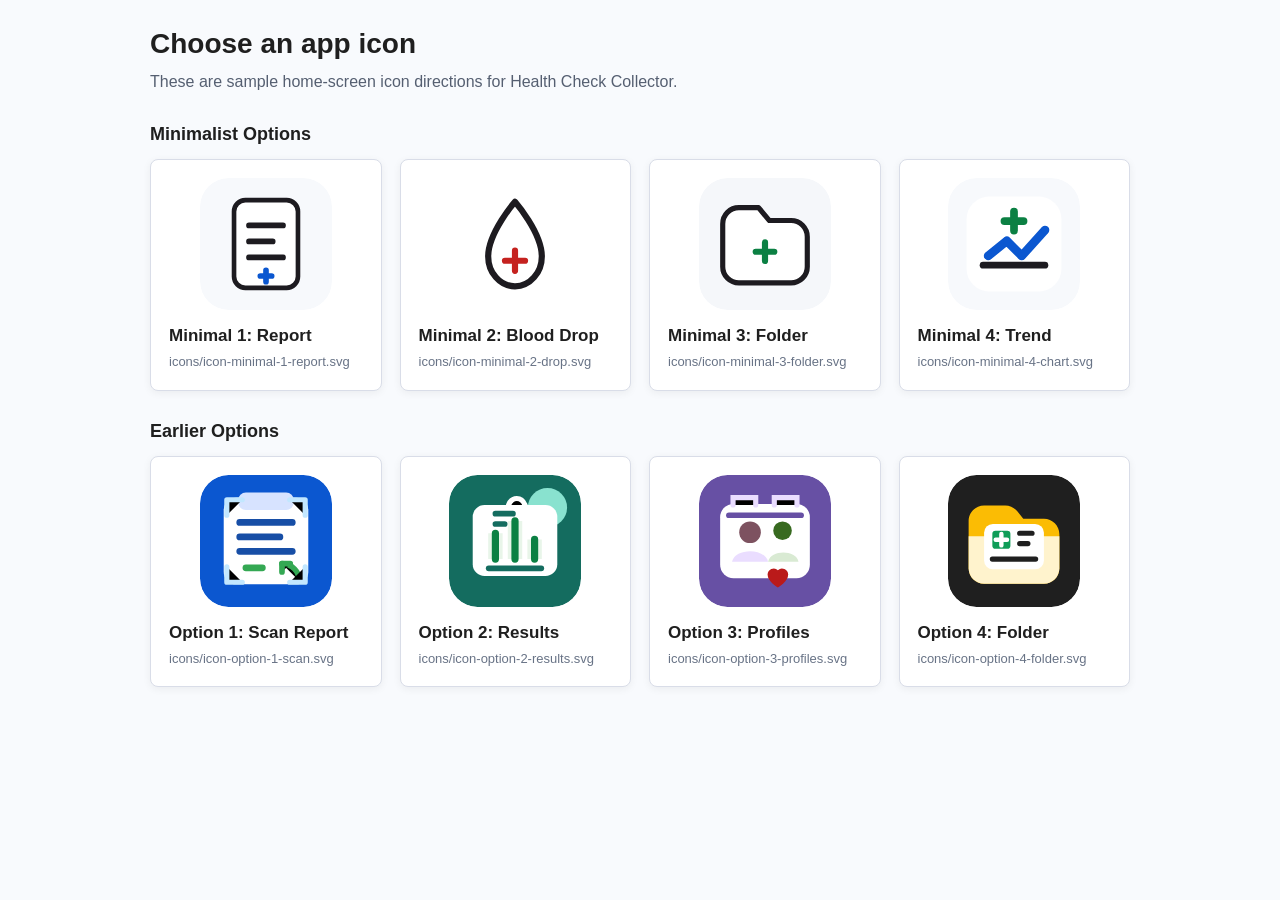
<file: icon-options.html>
<!doctype html>
<html lang="en">
<head>
  <meta charset="utf-8">
  <meta name="viewport" content="width=device-width, initial-scale=1">
  <title>Health Check Collector Icon Options</title>
  <style>
    :root {
      color-scheme: light;
      font-family: Arial, sans-serif;
      background: #f8fafd;
      color: #1f1f1f;
    }

    body {
      margin: 0;
      padding: 28px;
    }

    main {
      max-width: 980px;
      margin: 0 auto;
    }

    h1 {
      margin: 0 0 10px;
      font-size: 28px;
    }

    .section-title {
      margin: 30px 0 14px;
      font-size: 18px;
    }

    p {
      margin: 0 0 24px;
      color: #555f71;
      line-height: 1.5;
    }

    .grid {
      display: grid;
      grid-template-columns: repeat(auto-fit, minmax(180px, 1fr));
      gap: 18px;
    }

    .option {
      background: #fff;
      border: 1px solid #d9dde8;
      border-radius: 8px;
      padding: 18px;
      box-shadow: 0 2px 8px rgba(0, 0, 0, .06);
    }

    .option img {
      display: block;
      width: 132px;
      height: 132px;
      margin: 0 auto 16px;
      border-radius: 28px;
    }

    h2 {
      margin: 0 0 6px;
      font-size: 17px;
    }

    .file {
      margin: 0;
      font-size: 13px;
      color: #687386;
      word-break: break-word;
    }
  </style>
</head>
<body>
  <main>
    <h1>Choose an app icon</h1>
    <p>These are sample home-screen icon directions for Health Check Collector.</p>

    <h2 class="section-title">Minimalist Options</h2>
    <section class="grid" aria-label="Minimalist app icon options">
      <article class="option">
        <img src="icons/icon-minimal-1-report.svg" alt="Minimal report icon">
        <h2>Minimal 1: Report</h2>
        <p class="file">icons/icon-minimal-1-report.svg</p>
      </article>

      <article class="option">
        <img src="icons/icon-minimal-2-drop.svg" alt="Minimal blood drop icon">
        <h2>Minimal 2: Blood Drop</h2>
        <p class="file">icons/icon-minimal-2-drop.svg</p>
      </article>

      <article class="option">
        <img src="icons/icon-minimal-3-folder.svg" alt="Minimal health folder icon">
        <h2>Minimal 3: Folder</h2>
        <p class="file">icons/icon-minimal-3-folder.svg</p>
      </article>

      <article class="option">
        <img src="icons/icon-minimal-4-chart.svg" alt="Minimal health trend icon">
        <h2>Minimal 4: Trend</h2>
        <p class="file">icons/icon-minimal-4-chart.svg</p>
      </article>
    </section>

    <h2 class="section-title">Earlier Options</h2>

    <section class="grid" aria-label="App icon options">
      <article class="option">
        <img src="icons/icon-option-1-scan.svg" alt="Scan report icon">
        <h2>Option 1: Scan Report</h2>
        <p class="file">icons/icon-option-1-scan.svg</p>
      </article>

      <article class="option">
        <img src="icons/icon-option-2-results.svg" alt="Blood test results icon">
        <h2>Option 2: Results</h2>
        <p class="file">icons/icon-option-2-results.svg</p>
      </article>

      <article class="option">
        <img src="icons/icon-option-3-profiles.svg" alt="Family profiles icon">
        <h2>Option 3: Profiles</h2>
        <p class="file">icons/icon-option-3-profiles.svg</p>
      </article>

      <article class="option">
        <img src="icons/icon-option-4-folder.svg" alt="Health folder icon">
        <h2>Option 4: Folder</h2>
        <p class="file">icons/icon-option-4-folder.svg</p>
      </article>
    </section>
  </main>
</body>
</html>
</file>
